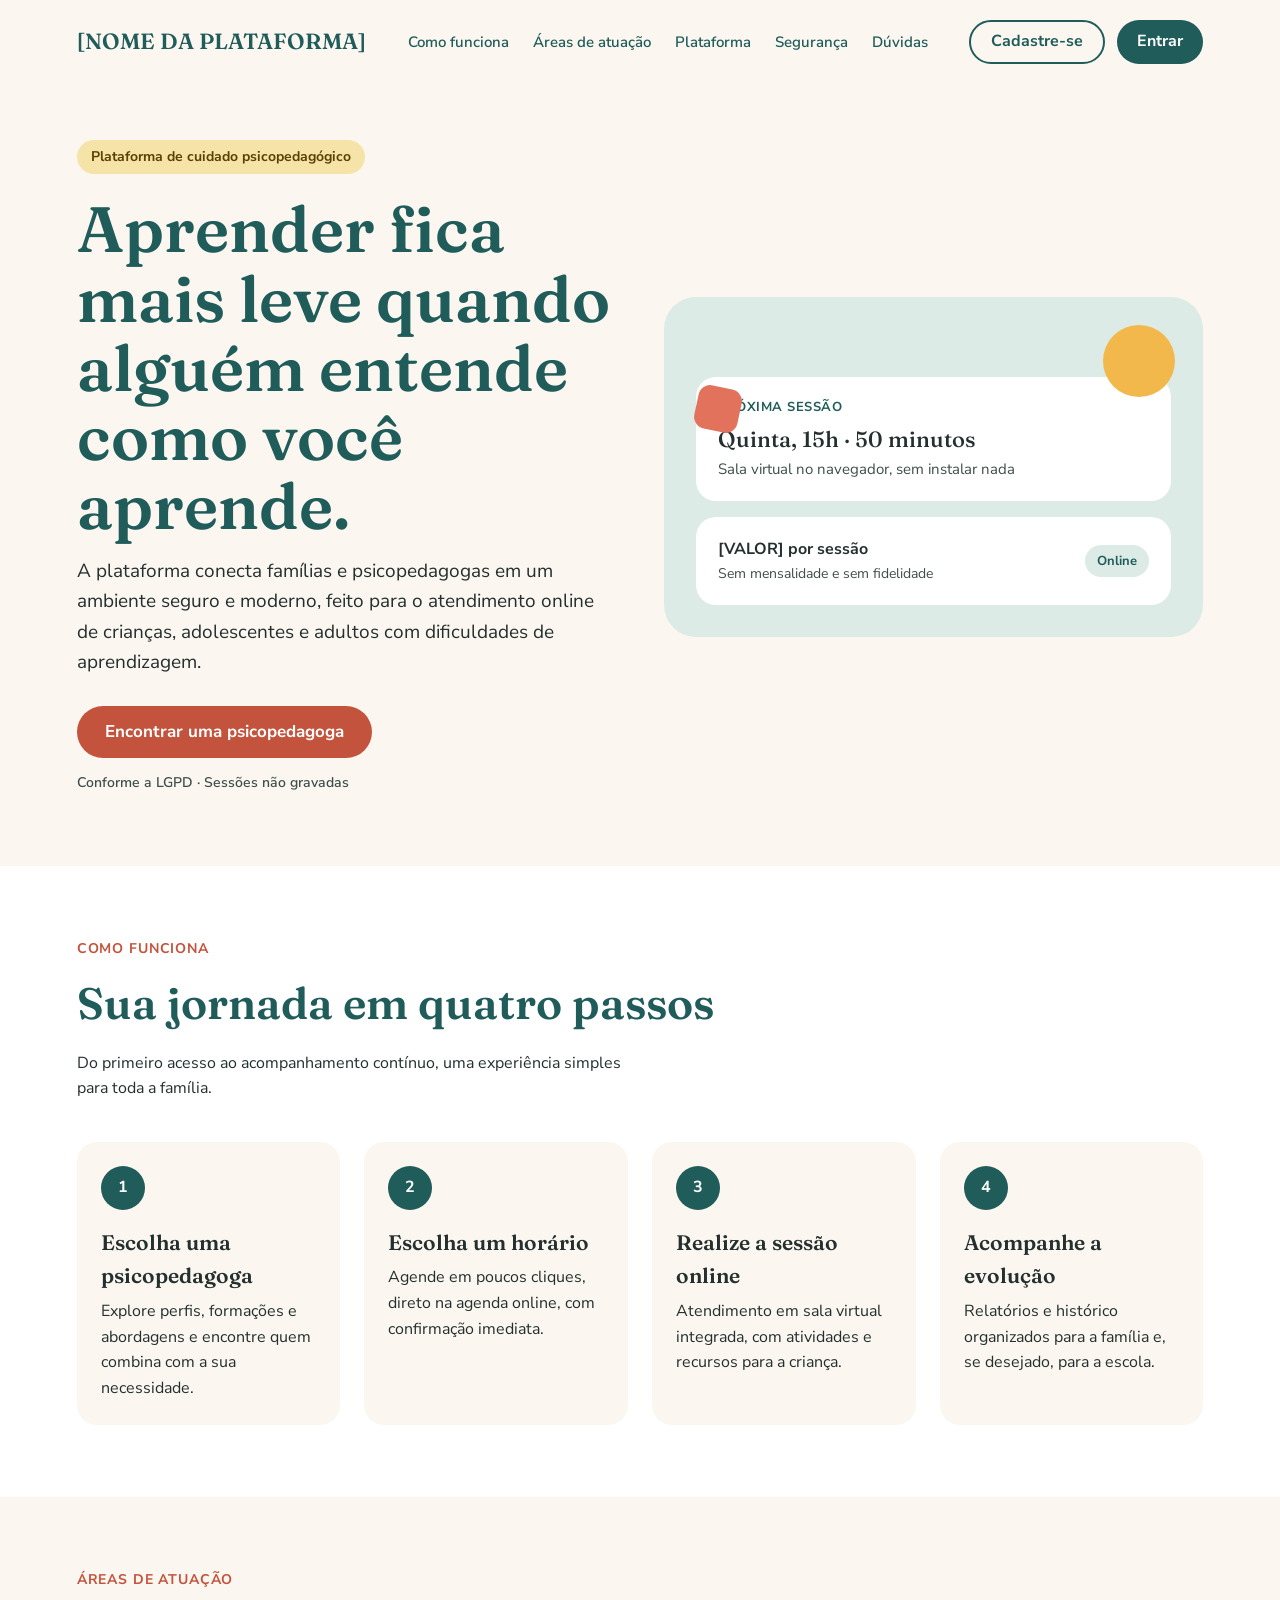
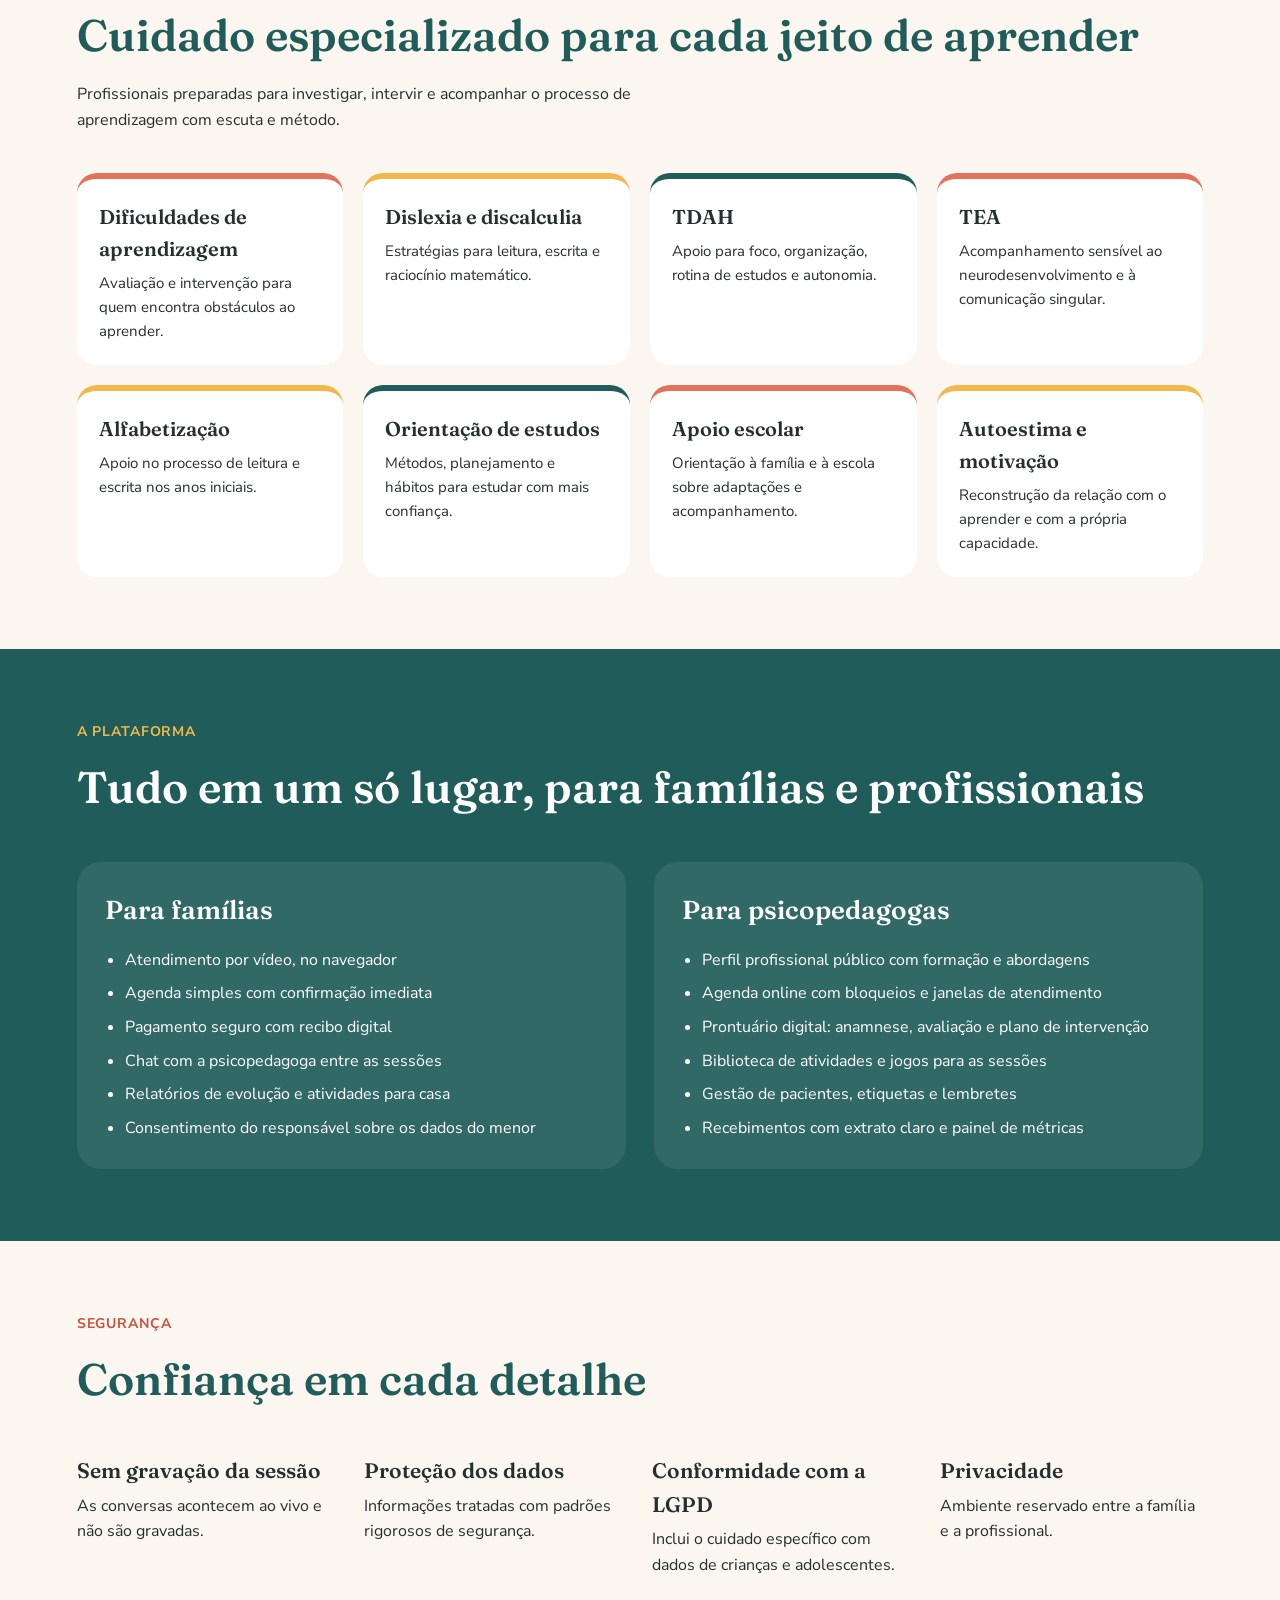
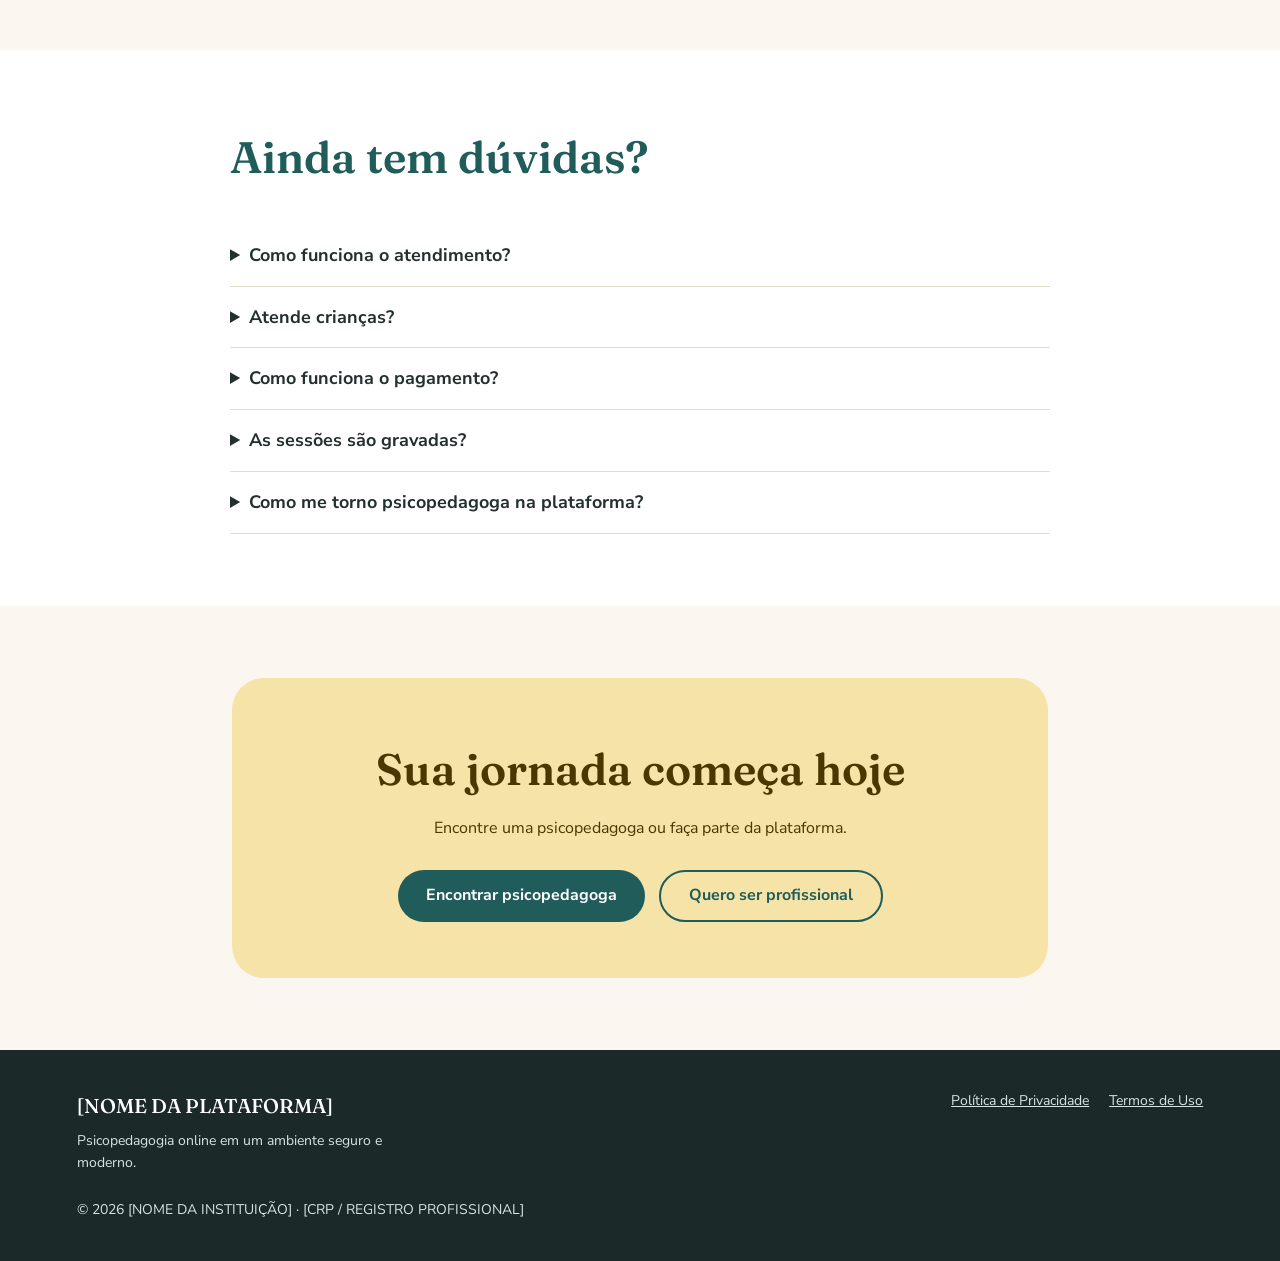
<file: landing.html>
<!DOCTYPE html>
<html lang="pt-BR">
<head>
  <meta charset="utf-8">
  <meta name="viewport" content="width=device-width, initial-scale=1">
  <title>Plataforma de Psicopedagogia</title>
  <link rel="stylesheet" href="CSS/landing.css">
</head>
<body>
  <div class="st-1" data-canvas-width="1360" data-canvas-height="3400" data-document-role="page" data-label="Landing page">
    <header class="st-2">
      <a href="#top" class="st-3">[NOME DA PLATAFORMA]</a>
      <nav class="st-4">
        <a href="#como-funciona" class="st-5">Como funciona</a> <a href="#areas" class="st-5">Áreas de atuação</a> <a href="#plataforma" class="st-5">Plataforma</a> <a href="#seguranca" class="st-5">Segurança</a> <a href="#faq" class="st-5">Dúvidas</a>
      </nav>
      <div class="st-6">
        <a href="#cadastro" class="st-7">Cadastre-se</a> <a href="#entrar" class="st-8">Entrar</a>
      </div>
    </header>
    <section id="top" class="st-9">
      <div>
        <div class="st-10">
          Plataforma de cuidado psicopedagógico
        </div>
        <h1 class="st-11">Aprender fica mais leve quando alguém entende como você aprende.</h1> <p class="st-12">A plataforma conecta famílias e psicopedagogas em um ambiente seguro e moderno, feito para o atendimento online de crianças, adolescentes e adultos com dificuldades de aprendizagem.</p>
        <div class="st-13">
          <a href="#cadastro" class="st-14">Encontrar uma psicopedagoga</a> <span class="st-15">Conforme a LGPD · Sessões não gravadas</span>
        </div>
      </div>
      <div class="st-16">
        <div class="st-17">
        </div>
        <div class="st-18">
        </div>
        <div class="st-19">
          <div class="st-20">
            PRÓXIMA SESSÃO
          </div>
          <div class="st-21">
            Quinta, 15h · 50 minutos
          </div>
          <div class="st-22">
            Sala virtual no navegador, sem instalar nada
          </div>
        </div>
        <div class="st-23">
          <div>
            <div class="st-24">
              [VALOR] por sessão
            </div>
            <div class="st-25">
              Sem mensalidade e sem fidelidade
            </div>
          </div>
          <div class="st-26">
            Online
          </div>
        </div>
      </div>
    </section>
    <section id="como-funciona" class="st-27">
      <div class="st-28">
        <div class="st-29">
          COMO FUNCIONA
        </div>
        <h2 class="st-30">Sua jornada em quatro passos</h2> <p class="st-31">Do primeiro acesso ao acompanhamento contínuo, uma experiência simples para toda a família.</p>
        <div class="st-32">
          <div class="st-33">
            <div class="st-34">
              1
            </div>
            <h3 class="st-35">Escolha uma psicopedagoga</h3><p class="st-36">Explore perfis, formações e abordagens e encontre quem combina com a sua necessidade.</p>
          </div>
          <div class="st-33">
            <div class="st-34">
              2
            </div>
            <h3 class="st-35">Escolha um horário</h3><p class="st-36">Agende em poucos cliques, direto na agenda online, com confirmação imediata.</p>
          </div>
          <div class="st-33">
            <div class="st-34">
              3
            </div>
            <h3 class="st-35">Realize a sessão online</h3><p class="st-36">Atendimento em sala virtual integrada, com atividades e recursos para a criança.</p>
          </div>
          <div class="st-33">
            <div class="st-34">
              4
            </div>
            <h3 class="st-35">Acompanhe a evolução</h3><p class="st-36">Relatórios e histórico organizados para a família e, se desejado, para a escola.</p>
          </div>
        </div>
      </div>
    </section>
    <section id="areas" class="st-37">
      <div class="st-28">
        <div class="st-29">
          ÁREAS DE ATUAÇÃO
        </div>
        <h2 class="st-30">Cuidado especializado para cada jeito de aprender</h2> <p class="st-38">Profissionais preparadas para investigar, intervir e acompanhar o processo de aprendizagem com escuta e método.</p>
        <div class="st-39">
          <div class="st-40">
            <h3 class="st-41">Dificuldades de aprendizagem</h3><p class="st-42">Avaliação e intervenção para quem encontra obstáculos ao aprender.</p>
          </div>
          <div class="st-43">
            <h3 class="st-41">Dislexia e discalculia</h3><p class="st-42">Estratégias para leitura, escrita e raciocínio matemático.</p>
          </div>
          <div class="st-44">
            <h3 class="st-41">TDAH</h3><p class="st-42">Apoio para foco, organização, rotina de estudos e autonomia.</p>
          </div>
          <div class="st-40">
            <h3 class="st-41">TEA</h3><p class="st-42">Acompanhamento sensível ao neurodesenvolvimento e à comunicação singular.</p>
          </div>
          <div class="st-43">
            <h3 class="st-41">Alfabetização</h3><p class="st-42">Apoio no processo de leitura e escrita nos anos iniciais.</p>
          </div>
          <div class="st-44">
            <h3 class="st-41">Orientação de estudos</h3><p class="st-42">Métodos, planejamento e hábitos para estudar com mais confiança.</p>
          </div>
          <div class="st-40">
            <h3 class="st-41">Apoio escolar</h3><p class="st-42">Orientação à família e à escola sobre adaptações e acompanhamento.</p>
          </div>
          <div class="st-43">
            <h3 class="st-41">Autoestima e motivação</h3><p class="st-42">Reconstrução da relação com o aprender e com a própria capacidade.</p>
          </div>
        </div>
      </div>
    </section>
    <section id="plataforma" class="st-45">
      <div class="st-28">
        <div class="st-46">
          A PLATAFORMA
        </div>
        <h2 class="st-47">Tudo em um só lugar, para famílias e profissionais</h2>
        <div class="st-48">
          <div class="st-49">
            <h3 class="st-50">Para famílias</h3>
            <ul class="st-51">
              <li>
                Atendimento por vídeo, no navegador
              </li>
              <li>
                Agenda simples com confirmação imediata
              </li>
              <li>
                Pagamento seguro com recibo digital
              </li>
              <li>
                Chat com a psicopedagoga entre as sessões
              </li>
              <li>
                Relatórios de evolução e atividades para casa
              </li>
              <li>
                Consentimento do responsável sobre os dados do menor
              </li>
            </ul>
          </div>
          <div class="st-49">
            <h3 class="st-50">Para psicopedagogas</h3>
            <ul class="st-51">
              <li>
                Perfil profissional público com formação e abordagens
              </li>
              <li>
                Agenda online com bloqueios e janelas de atendimento
              </li>
              <li>
                Prontuário digital: anamnese, avaliação e plano de intervenção
              </li>
              <li>
                Biblioteca de atividades e jogos para as sessões
              </li>
              <li>
                Gestão de pacientes, etiquetas e lembretes
              </li>
              <li>
                Recebimentos com extrato claro e painel de métricas
              </li>
            </ul>
          </div>
        </div>
      </div>
    </section>
    <section id="seguranca" class="st-37">
      <div class="st-28">
        <div class="st-29">
          SEGURANÇA
        </div>
        <h2 class="st-52">Confiança em cada detalhe</h2>
        <div class="st-32">
          <div>
            <h3 class="st-53">Sem gravação da sessão</h3><p class="st-36">As conversas acontecem ao vivo e não são gravadas.</p>
          </div>
          <div>
            <h3 class="st-53">Proteção dos dados</h3><p class="st-36">Informações tratadas com padrões rigorosos de segurança.</p>
          </div>
          <div>
            <h3 class="st-53">Conformidade com a LGPD</h3><p class="st-36">Inclui o cuidado específico com dados de crianças e adolescentes.</p>
          </div>
          <div>
            <h3 class="st-53">Privacidade</h3><p class="st-36">Ambiente reservado entre a família e a profissional.</p>
          </div>
        </div>
      </div>
    </section>
    <section id="faq" class="st-27">
      <div class="st-54">
        <h2 class="st-55">Ainda tem dúvidas?</h2>
        <details class="st-56">
          <summary class="st-57">Como funciona o atendimento?</summary><p class="st-58">Os atendimentos acontecem online, em uma sala virtual integrada. Você escolhe a profissional, agenda um horário e realiza a sessão pelo navegador.</p>
        </details>
        <details class="st-56">
          <summary class="st-57">Atende crianças?</summary><p class="st-58">Sim. O cadastro é feito pelo responsável, que acompanha o processo e autoriza o tratamento dos dados da criança ou do adolescente.</p>
        </details>
        <details class="st-56">
          <summary class="st-57">Como funciona o pagamento?</summary><p class="st-58">O pagamento é feito online, a cada sessão agendada, sem mensalidade. O valor vigente é sempre o exibido no momento do agendamento. [DEFINIR POLÍTICA DE CANCELAMENTO]</p>
        </details>
        <details class="st-56">
          <summary class="st-57">As sessões são gravadas?</summary><p class="st-58">Não. As sessões acontecem ao vivo e não são gravadas, preservando o sigilo.</p>
        </details>
        <details class="st-56">
          <summary class="st-57">Como me torno psicopedagoga na plataforma?</summary><p class="st-58">Basta se cadastrar, montar seu perfil profissional e passar a receber pacientes com agenda, prontuário e recebimentos integrados.</p>
        </details>
      </div>
    </section>
    <section id="cadastro" class="st-59">
      <div class="st-60">
        <h2 class="st-61">Sua jornada começa hoje</h2> <p class="st-62">Encontre uma psicopedagoga ou faça parte da plataforma.</p>
        <div class="st-63">
          <a href="#entrar" class="st-64">Encontrar psicopedagoga</a> <a href="#entrar" class="st-65">Quero ser profissional</a>
        </div>
      </div>
    </section>
    <footer class="st-66">
      <div class="st-67">
        <div class="st-68">
          [NOME DA PLATAFORMA]
        </div>
        <p class="st-69">Psicopedagogia online em um ambiente seguro e moderno.</p>
      </div>
      <div class="st-70">
        <a href="#politica" class="st-71">Política de Privacidade</a><a href="#termos" class="st-71">Termos de Uso</a>
      </div>
      <div class="st-72">
        © 2026 [NOME DA INSTITUIÇÃO] · [CRP / REGISTRO PROFISSIONAL]
      </div>
    </footer>
  </div>
</body>
</html>
</file>
<file: CSS/landing.css>
/* Landing page: fontes, responsivo e estilos das seções */

/* vietnamese */
@font-face {
  font-family: 'Fraunces';
  font-style: normal;
  font-weight: 500;
  font-display: swap;
  src: url(https://fonts.gstatic.com/s/fraunces/v38/6NUu8FyLNQOQZAnv9bYEvDiIdE9Ea92uemAk_WBq8U_9v0c2Wa0K7iN7hzFUPJH58nib14c0qv86Rg.woff2) format('woff2');
  unicode-range: U+0102-0103, U+0110-0111, U+0128-0129, U+0168-0169, U+01A0-01A1, U+01AF-01B0, U+0300-0301, U+0303-0304, U+0308-0309, U+0323, U+0329, U+1EA0-1EF9, U+20AB;
}
/* latin-ext */
@font-face {
  font-family: 'Fraunces';
  font-style: normal;
  font-weight: 500;
  font-display: swap;
  src: url(https://fonts.gstatic.com/s/fraunces/v38/6NUu8FyLNQOQZAnv9bYEvDiIdE9Ea92uemAk_WBq8U_9v0c2Wa0K7iN7hzFUPJH58nib14c1qv86Rg.woff2) format('woff2');
  unicode-range: U+0100-02BA, U+02BD-02C5, U+02C7-02CC, U+02CE-02D7, U+02DD-02FF, U+0304, U+0308, U+0329, U+1D00-1DBF, U+1E00-1E9F, U+1EF2-1EFF, U+2020, U+20A0-20AB, U+20AD-20C4, U+2113, U+2C60-2C7F, U+A720-A7FF;
}
/* latin */
@font-face {
  font-family: 'Fraunces';
  font-style: normal;
  font-weight: 500;
  font-display: swap;
  src: url("../fonts/fraunces-latin.woff2") format('woff2');
  unicode-range: U+0000-00FF, U+0131, U+0152-0153, U+02BB-02BC, U+02C6, U+02DA, U+02DC, U+0304, U+0308, U+0329, U+2000-206F, U+20AC, U+2122, U+2191, U+2193, U+2212, U+2215, U+FEFF, U+FFFD;
}
/* vietnamese */
@font-face {
  font-family: 'Fraunces';
  font-style: normal;
  font-weight: 600;
  font-display: swap;
  src: url(https://fonts.gstatic.com/s/fraunces/v38/6NUu8FyLNQOQZAnv9bYEvDiIdE9Ea92uemAk_WBq8U_9v0c2Wa0K7iN7hzFUPJH58nib14c0qv86Rg.woff2) format('woff2');
  unicode-range: U+0102-0103, U+0110-0111, U+0128-0129, U+0168-0169, U+01A0-01A1, U+01AF-01B0, U+0300-0301, U+0303-0304, U+0308-0309, U+0323, U+0329, U+1EA0-1EF9, U+20AB;
}
/* latin-ext */
@font-face {
  font-family: 'Fraunces';
  font-style: normal;
  font-weight: 600;
  font-display: swap;
  src: url(https://fonts.gstatic.com/s/fraunces/v38/6NUu8FyLNQOQZAnv9bYEvDiIdE9Ea92uemAk_WBq8U_9v0c2Wa0K7iN7hzFUPJH58nib14c1qv86Rg.woff2) format('woff2');
  unicode-range: U+0100-02BA, U+02BD-02C5, U+02C7-02CC, U+02CE-02D7, U+02DD-02FF, U+0304, U+0308, U+0329, U+1D00-1DBF, U+1E00-1E9F, U+1EF2-1EFF, U+2020, U+20A0-20AB, U+20AD-20C4, U+2113, U+2C60-2C7F, U+A720-A7FF;
}
/* latin */
@font-face {
  font-family: 'Fraunces';
  font-style: normal;
  font-weight: 600;
  font-display: swap;
  src: url("../fonts/fraunces-latin.woff2") format('woff2');
  unicode-range: U+0000-00FF, U+0131, U+0152-0153, U+02BB-02BC, U+02C6, U+02DA, U+02DC, U+0304, U+0308, U+0329, U+2000-206F, U+20AC, U+2122, U+2191, U+2193, U+2212, U+2215, U+FEFF, U+FFFD;
}
/* cyrillic-ext */
@font-face {
  font-family: 'Nunito Sans';
  font-style: normal;
  font-weight: 400;
  font-stretch: 100%;
  font-display: swap;
  src: url(https://fonts.gstatic.com/s/nunitosans/v19/pe0TMImSLYBIv1o4X1M8ce2xCx3yop4tQpF_MeTm0lfGWVpNn64CL7U8upHZIbMV51Q42ptCp7t4R-tCKQ.woff2) format('woff2');
  unicode-range: U+0460-052F, U+1C80-1C8A, U+20B4, U+2DE0-2DFF, U+A640-A69F, U+FE2E-FE2F;
}
/* cyrillic */
@font-face {
  font-family: 'Nunito Sans';
  font-style: normal;
  font-weight: 400;
  font-stretch: 100%;
  font-display: swap;
  src: url(https://fonts.gstatic.com/s/nunitosans/v19/pe0TMImSLYBIv1o4X1M8ce2xCx3yop4tQpF_MeTm0lfGWVpNn64CL7U8upHZIbMV51Q42ptCp7txR-tCKQ.woff2) format('woff2');
  unicode-range: U+0301, U+0400-045F, U+0490-0491, U+04B0-04B1, U+2116;
}
/* vietnamese */
@font-face {
  font-family: 'Nunito Sans';
  font-style: normal;
  font-weight: 400;
  font-stretch: 100%;
  font-display: swap;
  src: url(https://fonts.gstatic.com/s/nunitosans/v19/pe0TMImSLYBIv1o4X1M8ce2xCx3yop4tQpF_MeTm0lfGWVpNn64CL7U8upHZIbMV51Q42ptCp7t6R-tCKQ.woff2) format('woff2');
  unicode-range: U+0102-0103, U+0110-0111, U+0128-0129, U+0168-0169, U+01A0-01A1, U+01AF-01B0, U+0300-0301, U+0303-0304, U+0308-0309, U+0323, U+0329, U+1EA0-1EF9, U+20AB;
}
/* latin-ext */
@font-face {
  font-family: 'Nunito Sans';
  font-style: normal;
  font-weight: 400;
  font-stretch: 100%;
  font-display: swap;
  src: url(https://fonts.gstatic.com/s/nunitosans/v19/pe0TMImSLYBIv1o4X1M8ce2xCx3yop4tQpF_MeTm0lfGWVpNn64CL7U8upHZIbMV51Q42ptCp7t7R-tCKQ.woff2) format('woff2');
  unicode-range: U+0100-02BA, U+02BD-02C5, U+02C7-02CC, U+02CE-02D7, U+02DD-02FF, U+0304, U+0308, U+0329, U+1D00-1DBF, U+1E00-1E9F, U+1EF2-1EFF, U+2020, U+20A0-20AB, U+20AD-20C4, U+2113, U+2C60-2C7F, U+A720-A7FF;
}
/* latin */
@font-face {
  font-family: 'Nunito Sans';
  font-style: normal;
  font-weight: 400;
  font-stretch: 100%;
  font-display: swap;
  src: url("../fonts/nunito-sans-latin.woff2") format('woff2');
  unicode-range: U+0000-00FF, U+0131, U+0152-0153, U+02BB-02BC, U+02C6, U+02DA, U+02DC, U+0304, U+0308, U+0329, U+2000-206F, U+20AC, U+2122, U+2191, U+2193, U+2212, U+2215, U+FEFF, U+FFFD;
}
/* cyrillic-ext */
@font-face {
  font-family: 'Nunito Sans';
  font-style: normal;
  font-weight: 600;
  font-stretch: 100%;
  font-display: swap;
  src: url(https://fonts.gstatic.com/s/nunitosans/v19/pe0TMImSLYBIv1o4X1M8ce2xCx3yop4tQpF_MeTm0lfGWVpNn64CL7U8upHZIbMV51Q42ptCp7t4R-tCKQ.woff2) format('woff2');
  unicode-range: U+0460-052F, U+1C80-1C8A, U+20B4, U+2DE0-2DFF, U+A640-A69F, U+FE2E-FE2F;
}
/* cyrillic */
@font-face {
  font-family: 'Nunito Sans';
  font-style: normal;
  font-weight: 600;
  font-stretch: 100%;
  font-display: swap;
  src: url(https://fonts.gstatic.com/s/nunitosans/v19/pe0TMImSLYBIv1o4X1M8ce2xCx3yop4tQpF_MeTm0lfGWVpNn64CL7U8upHZIbMV51Q42ptCp7txR-tCKQ.woff2) format('woff2');
  unicode-range: U+0301, U+0400-045F, U+0490-0491, U+04B0-04B1, U+2116;
}
/* vietnamese */
@font-face {
  font-family: 'Nunito Sans';
  font-style: normal;
  font-weight: 600;
  font-stretch: 100%;
  font-display: swap;
  src: url(https://fonts.gstatic.com/s/nunitosans/v19/pe0TMImSLYBIv1o4X1M8ce2xCx3yop4tQpF_MeTm0lfGWVpNn64CL7U8upHZIbMV51Q42ptCp7t6R-tCKQ.woff2) format('woff2');
  unicode-range: U+0102-0103, U+0110-0111, U+0128-0129, U+0168-0169, U+01A0-01A1, U+01AF-01B0, U+0300-0301, U+0303-0304, U+0308-0309, U+0323, U+0329, U+1EA0-1EF9, U+20AB;
}
/* latin-ext */
@font-face {
  font-family: 'Nunito Sans';
  font-style: normal;
  font-weight: 600;
  font-stretch: 100%;
  font-display: swap;
  src: url(https://fonts.gstatic.com/s/nunitosans/v19/pe0TMImSLYBIv1o4X1M8ce2xCx3yop4tQpF_MeTm0lfGWVpNn64CL7U8upHZIbMV51Q42ptCp7t7R-tCKQ.woff2) format('woff2');
  unicode-range: U+0100-02BA, U+02BD-02C5, U+02C7-02CC, U+02CE-02D7, U+02DD-02FF, U+0304, U+0308, U+0329, U+1D00-1DBF, U+1E00-1E9F, U+1EF2-1EFF, U+2020, U+20A0-20AB, U+20AD-20C4, U+2113, U+2C60-2C7F, U+A720-A7FF;
}
/* latin */
@font-face {
  font-family: 'Nunito Sans';
  font-style: normal;
  font-weight: 600;
  font-stretch: 100%;
  font-display: swap;
  src: url("../fonts/nunito-sans-latin.woff2") format('woff2');
  unicode-range: U+0000-00FF, U+0131, U+0152-0153, U+02BB-02BC, U+02C6, U+02DA, U+02DC, U+0304, U+0308, U+0329, U+2000-206F, U+20AC, U+2122, U+2191, U+2193, U+2212, U+2215, U+FEFF, U+FFFD;
}
/* cyrillic-ext */
@font-face {
  font-family: 'Nunito Sans';
  font-style: normal;
  font-weight: 700;
  font-stretch: 100%;
  font-display: swap;
  src: url(https://fonts.gstatic.com/s/nunitosans/v19/pe0TMImSLYBIv1o4X1M8ce2xCx3yop4tQpF_MeTm0lfGWVpNn64CL7U8upHZIbMV51Q42ptCp7t4R-tCKQ.woff2) format('woff2');
  unicode-range: U+0460-052F, U+1C80-1C8A, U+20B4, U+2DE0-2DFF, U+A640-A69F, U+FE2E-FE2F;
}
/* cyrillic */
@font-face {
  font-family: 'Nunito Sans';
  font-style: normal;
  font-weight: 700;
  font-stretch: 100%;
  font-display: swap;
  src: url(https://fonts.gstatic.com/s/nunitosans/v19/pe0TMImSLYBIv1o4X1M8ce2xCx3yop4tQpF_MeTm0lfGWVpNn64CL7U8upHZIbMV51Q42ptCp7txR-tCKQ.woff2) format('woff2');
  unicode-range: U+0301, U+0400-045F, U+0490-0491, U+04B0-04B1, U+2116;
}
/* vietnamese */
@font-face {
  font-family: 'Nunito Sans';
  font-style: normal;
  font-weight: 700;
  font-stretch: 100%;
  font-display: swap;
  src: url(https://fonts.gstatic.com/s/nunitosans/v19/pe0TMImSLYBIv1o4X1M8ce2xCx3yop4tQpF_MeTm0lfGWVpNn64CL7U8upHZIbMV51Q42ptCp7t6R-tCKQ.woff2) format('woff2');
  unicode-range: U+0102-0103, U+0110-0111, U+0128-0129, U+0168-0169, U+01A0-01A1, U+01AF-01B0, U+0300-0301, U+0303-0304, U+0308-0309, U+0323, U+0329, U+1EA0-1EF9, U+20AB;
}
/* latin-ext */
@font-face {
  font-family: 'Nunito Sans';
  font-style: normal;
  font-weight: 700;
  font-stretch: 100%;
  font-display: swap;
  src: url(https://fonts.gstatic.com/s/nunitosans/v19/pe0TMImSLYBIv1o4X1M8ce2xCx3yop4tQpF_MeTm0lfGWVpNn64CL7U8upHZIbMV51Q42ptCp7t7R-tCKQ.woff2) format('woff2');
  unicode-range: U+0100-02BA, U+02BD-02C5, U+02C7-02CC, U+02CE-02D7, U+02DD-02FF, U+0304, U+0308, U+0329, U+1D00-1DBF, U+1E00-1E9F, U+1EF2-1EFF, U+2020, U+20A0-20AB, U+20AD-20C4, U+2113, U+2C60-2C7F, U+A720-A7FF;
}
/* latin */
@font-face {
  font-family: 'Nunito Sans';
  font-style: normal;
  font-weight: 700;
  font-stretch: 100%;
  font-display: swap;
  src: url("../fonts/nunito-sans-latin.woff2") format('woff2');
  unicode-range: U+0000-00FF, U+0131, U+0152-0153, U+02BB-02BC, U+02C6, U+02DA, U+02DC, U+0304, U+0308, U+0329, U+2000-206F, U+20AC, U+2122, U+2191, U+2193, U+2212, U+2215, U+FEFF, U+FFFD;
}

body {
  margin:0;
}
a {
  color:#1F5C5A;
}
a:hover {
  color:#E2725B;
}
summary {
  cursor:pointer;
}
img,svg {
  max-width:100%;
}
@media (min-width:721px) and (max-width:1024px) {
  section {
    padding-top:56px !important;
    padding-bottom:56px !important;
  }
  #top {
    padding-top:40px !important;
  }
}
@media (max-width:720px) {
  header {
    padding:14px 5vw !important;
    gap:10px !important;
  }
  nav {
    order:3;
    width:100%;
    flex-wrap:nowrap !important;
    overflow-x:auto;
    gap:20px !important;
    -webkit-overflow-scrolling:touch;
  }
  nav a {
    padding:12px 0;
    white-space:nowrap;
  }
  section {
    padding:48px 5vw !important;
  }
  #top {
    padding-top:28px !important;
    gap:32px !important;
  }
  #top a {
    width:100%;
    justify-content:center;
  }
  #top > div:last-child {
    min-height:280px !important;
    padding:20px !important;
  }
  #cadastro > div {
    padding:36px 20px !important;
  }
  #cadastro a {
    width:100%;
    justify-content:center;
  }
  footer {
    padding:32px 5vw !important;
  }
}
@media (max-width:420px) {
  header > div a {
    padding:0 14px !important;
    font-size:14px;
  }
}

/* Estilos das seções (antes em style="") */
.st-1 {
  font-family: 'Nunito Sans', sans-serif;
  color: #24302F;
  background: #FBF7F0;
  line-height: 1.6;
}

.st-2 {
  display: flex;
  flex-wrap: wrap;
  align-items: center;
  justify-content: space-between;
  gap: 16px;
  padding: 20px 6vw;
}

.st-3 {
  font-family: 'Fraunces', serif;
  font-size: 22px;
  font-weight: 600;
  color: #1F5C5A;
  text-decoration: none;
}

.st-4 {
  display: flex;
  flex-wrap: wrap;
  gap: 24px;
  font-size: 15px;
  font-weight: 600;
}

.st-5 {
  text-decoration: none;
}

.st-6 {
  display: flex;
  gap: 12px;
}

.st-7 {
  min-height: 44px;
  box-sizing: border-box;
  display: inline-flex;
  align-items: center;
  padding: 0 20px;
  font-weight: 700;
  text-decoration: none;
  color: #1F5C5A;
  border: 2px solid #1F5C5A;
  border-radius: 999px;
}

.st-8 {
  min-height: 44px;
  box-sizing: border-box;
  display: inline-flex;
  align-items: center;
  padding: 0 20px;
  font-weight: 700;
  text-decoration: none;
  color: #FFFFFF;
  background: #1F5C5A;
  border-radius: 999px;
}

.st-9 {
  display: grid;
  grid-template-columns: repeat(auto-fit, minmax(min(320px, 100%), 1fr));
  gap: 48px;
  align-items: center;
  padding: 56px 6vw 72px;
  max-width: 1280px;
  margin: 0 auto;
}

.st-10 {
  display: inline-block;
  padding: 6px 14px;
  background: #F6E3A8;
  color: #5A4300;
  font-size: 14px;
  font-weight: 700;
  border-radius: 999px;
}

.st-11 {
  font-family: 'Fraunces', serif;
  font-size: clamp(38px, 5.5vw, 64px);
  line-height: 1.08;
  margin: 20px 0 16px;
  color: #1F5C5A;
}

.st-12 {
  font-size: 19px;
  margin: 0 0 28px;
  max-width: 520px;
}

.st-13 {
  display: flex;
  flex-wrap: wrap;
  gap: 14px;
  align-items: center;
}

.st-14 {
  min-height: 52px;
  box-sizing: border-box;
  display: inline-flex;
  align-items: center;
  padding: 0 28px;
  font-size: 17px;
  font-weight: 700;
  text-decoration: none;
  color: #FFFFFF;
  background: #C4533D;
  border-radius: 999px;
}

.st-15 {
  font-size: 14px;
  font-weight: 600;
  color: #3F4E4C;
}

.st-16 {
  position: relative;
  min-height: 340px;
  background: #DCEBE6;
  border-radius: 32px;
  padding: 32px;
  box-sizing: border-box;
  display: flex;
  flex-direction: column;
  justify-content: flex-end;
  gap: 16px;
}

.st-17 {
  position: absolute;
  top: 28px;
  right: 28px;
  width: 72px;
  height: 72px;
  border-radius: 50%;
  background: #F2B84B;
}

.st-18 {
  position: absolute;
  top: 90px;
  left: 32px;
  width: 44px;
  height: 44px;
  border-radius: 12px;
  background: #E2725B;
  transform: rotate(12deg);
}

.st-19 {
  background: #FFFFFF;
  border-radius: 20px;
  padding: 20px 22px;
}

.st-20 {
  font-size: 13px;
  font-weight: 700;
  color: #1F5C5A;
  letter-spacing: 0.04em;
}

.st-21 {
  font-family: 'Fraunces', serif;
  font-size: 22px;
  margin-top: 4px;
}

.st-22 {
  font-size: 15px;
  color: #3F4E4C;
}

.st-23 {
  background: #FFFFFF;
  border-radius: 20px;
  padding: 20px 22px;
  display: flex;
  justify-content: space-between;
  align-items: center;
  gap: 16px;
}

.st-24 {
  font-weight: 700;
}

.st-25 {
  font-size: 14px;
  color: #3F4E4C;
}

.st-26 {
  font-size: 13px;
  font-weight: 700;
  color: #1F5C5A;
  background: #DCEBE6;
  padding: 6px 12px;
  border-radius: 999px;
}

.st-27 {
  background: #FFFFFF;
  padding: 72px 6vw;
}

.st-28 {
  max-width: 1280px;
  margin: 0 auto;
}

.st-29 {
  font-size: 14px;
  font-weight: 700;
  color: #C4533D;
  letter-spacing: 0.06em;
}

.st-30 {
  font-family: 'Fraunces', serif;
  font-size: clamp(30px, 4vw, 44px);
  margin: 8px 0 12px;
  color: #1F5C5A;
}

.st-31 {
  margin: 0 0 40px;
  max-width: 560px;
}

.st-32 {
  display: grid;
  grid-template-columns: repeat(auto-fit, minmax(240px, 1fr));
  gap: 24px;
}

.st-33 {
  padding: 24px;
  border-radius: 20px;
  background: #FBF7F0;
}

.st-34 {
  width: 44px;
  height: 44px;
  border-radius: 50%;
  background: #1F5C5A;
  color: #FFFFFF;
  display: flex;
  align-items: center;
  justify-content: center;
  font-weight: 700;
}

.st-35 {
  font-family: 'Fraunces', serif;
  font-size: 21px;
  margin: 16px 0 6px;
}

.st-36 {
  margin: 0;
}

.st-37 {
  padding: 72px 6vw;
}

.st-38 {
  margin: 0 0 40px;
  max-width: 600px;
}

.st-39 {
  display: grid;
  grid-template-columns: repeat(auto-fit, minmax(250px, 1fr));
  gap: 20px;
}

.st-40 {
  background: #FFFFFF;
  border-radius: 20px;
  padding: 22px;
  border-top: 6px solid #E2725B;
}

.st-41 {
  font-family: 'Fraunces', serif;
  font-size: 20px;
  margin: 0 0 6px;
}

.st-42 {
  margin: 0;
  font-size: 15px;
}

.st-43 {
  background: #FFFFFF;
  border-radius: 20px;
  padding: 22px;
  border-top: 6px solid #F2B84B;
}

.st-44 {
  background: #FFFFFF;
  border-radius: 20px;
  padding: 22px;
  border-top: 6px solid #1F5C5A;
}

.st-45 {
  background: #1F5C5A;
  color: #FFFFFF;
  padding: 72px 6vw;
}

.st-46 {
  font-size: 14px;
  font-weight: 700;
  color: #F2B84B;
  letter-spacing: 0.06em;
}

.st-47 {
  font-family: 'Fraunces', serif;
  font-size: clamp(30px, 4vw, 44px);
  margin: 8px 0 40px;
}

.st-48 {
  display: grid;
  grid-template-columns: repeat(auto-fit, minmax(min(300px, 100%), 1fr));
  gap: 28px;
}

.st-49 {
  background: rgba(255,255,255,0.08);
  border-radius: 24px;
  padding: 28px;
}

.st-50 {
  font-family: 'Fraunces', serif;
  font-size: 26px;
  margin: 0 0 16px;
}

.st-51 {
  margin: 0;
  padding-left: 20px;
  display: flex;
  flex-direction: column;
  gap: 8px;
}

.st-52 {
  font-family: 'Fraunces', serif;
  font-size: clamp(30px, 4vw, 44px);
  margin: 8px 0 40px;
  color: #1F5C5A;
}

.st-53 {
  font-family: 'Fraunces', serif;
  font-size: 21px;
  margin: 0 0 6px;
}

.st-54 {
  max-width: 820px;
  margin: 0 auto;
}

.st-55 {
  font-family: 'Fraunces', serif;
  font-size: clamp(30px, 4vw, 44px);
  margin: 0 0 32px;
  color: #1F5C5A;
}

.st-56 {
  border-bottom: 1px solid #E3DCCD;
  padding: 16px 0;
}

.st-57 {
  font-weight: 700;
  font-size: 18px;
}

.st-58 {
  margin: 10px 0 0;
}

.st-59 {
  padding: 72px 6vw;
  text-align: center;
}

.st-60 {
  max-width: 760px;
  margin: 0 auto;
  background: #F6E3A8;
  border-radius: 32px;
  padding: 56px 28px;
}

.st-61 {
  font-family: 'Fraunces', serif;
  font-size: clamp(30px, 4vw, 44px);
  margin: 0 0 12px;
  color: #4A3700;
}

.st-62 {
  margin: 0 0 28px;
  color: #4A3700;
}

.st-63 {
  display: flex;
  flex-wrap: wrap;
  gap: 14px;
  justify-content: center;
}

.st-64 {
  min-height: 52px;
  box-sizing: border-box;
  display: inline-flex;
  align-items: center;
  padding: 0 28px;
  font-weight: 700;
  text-decoration: none;
  color: #FFFFFF;
  background: #1F5C5A;
  border-radius: 999px;
}

.st-65 {
  min-height: 52px;
  box-sizing: border-box;
  display: inline-flex;
  align-items: center;
  padding: 0 28px;
  font-weight: 700;
  text-decoration: none;
  color: #1F5C5A;
  border: 2px solid #1F5C5A;
  border-radius: 999px;
}

.st-66 {
  background: #1B2A29;
  color: #D7E3E0;
  padding: 40px 6vw;
  display: flex;
  flex-wrap: wrap;
  justify-content: space-between;
  gap: 24px;
  font-size: 14px;
}

.st-67 {
  max-width: 360px;
}

.st-68 {
  font-family: 'Fraunces', serif;
  font-size: 20px;
  color: #FFFFFF;
}

.st-69 {
  margin: 8px 0 0;
}

.st-70 {
  display: flex;
  gap: 20px;
  align-items: flex-start;
}

.st-71 {
  color: #D7E3E0;
}

.st-72 {
  width: 100%;
}
</file>
